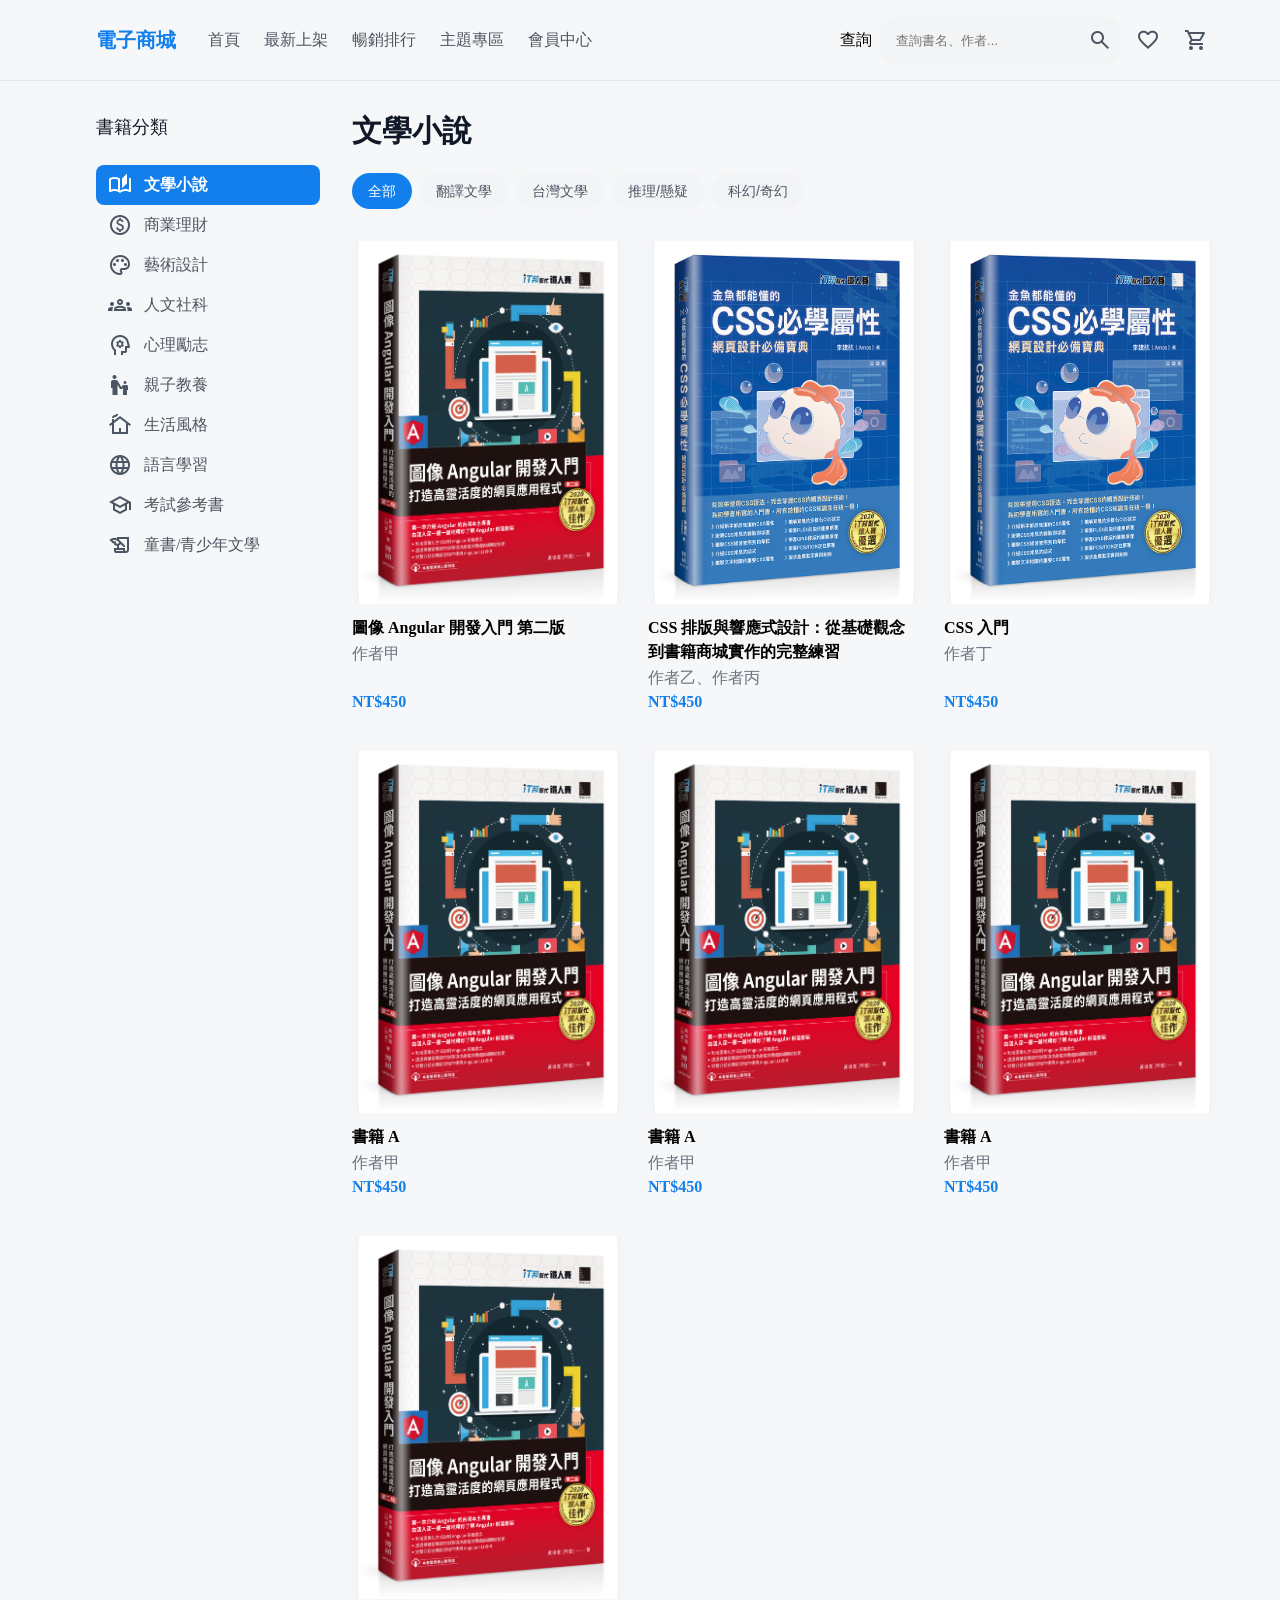
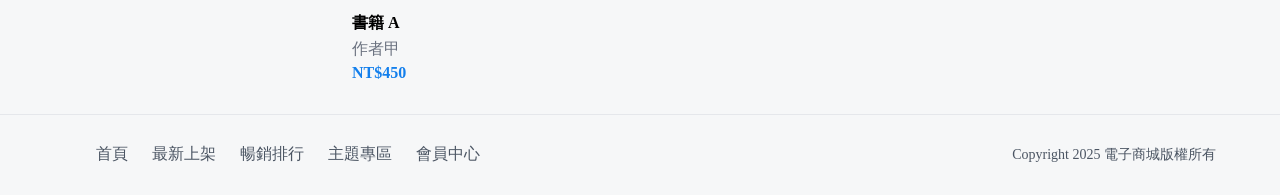
<file: src/index.html>
<!doctype html>
<html lang="zh-Hant">
  <head>
    <meta charset="UTF-8" />
    <meta name="viewport" content="width=device-width, initial-scale=1.0" />
    <title>電子商城</title>
    <link href="https://fonts.googleapis.com/css2?family=MaterialSymbolsOutlined" rel="stylesheet" />
    <link rel="stylesheet" href="style.min.css" />
  </head>
  <body>
    <section>
      <header>
        <div class="container">
          <div class="header-inner">
            <div class="header-brand">
              <h3 class="site-title">電子商城</h3>
              <nav>
                <a href="#">首頁</a>
                <a href="#">最新上架</a>
                <a href="#">暢銷排行</a>
                <a href="#">主題專區</a>
                <a href="#">會員中心</a>
              </nav>
            </div>
            <div class="header-actions">
              <label for="book-search">查詢</label>
              <div class="search">
                <input id="book-search" type="search" placeholder="查詢書名、作者..." />
                <button type="button" aria-label="搜尋">
                  <span class="material-symbols-outlined" aria-hidden="true">search</span>
                </button>
              </div>
              <button type="button" aria-label="我的最愛">
                <span class="material-symbols-outlined" aria-hidden="true">favorite</span>
              </button>
              <button type="button" aria-label="購物車">
                <span class="material-symbols-outlined" aria-hidden="true">shopping_cart</span>
              </button>
            </div>
          </div>
        </div>
      </header>
      <div class="main">
        <div class="container">
          <div class="content-layout">
            <aside class="category-sidebar">
              <h2 id="category-title">書籍分類</h2>
              <nav class="category-nav" aria-labelledby="category-title">
                <a href="#" class="active" aria-current="true">
                  <span class="material-symbols-outlined" aria-hidden="true">auto_stories</span>
                  <span>文學小說</span>
                </a>
                <a href="#">
                  <span class="material-symbols-outlined" aria-hidden="true">paid</span>
                  <span>商業理財</span>
                </a>
                <a href="#">
                  <span class="material-symbols-outlined" aria-hidden="true">palette</span>
                  <span>藝術設計</span>
                </a>
                <a href="#">
                  <span class="material-symbols-outlined" aria-hidden="true">groups</span>
                  <span>人文社科</span>
                </a>
                <a href="#">
                  <span class="material-symbols-outlined" aria-hidden="true">psychology</span>
                  <span>心理勵志</span>
                </a>
                <a href="#">
                  <span class="material-symbols-outlined" aria-hidden="true">escalator_warning</span>
                  <span>親子教養</span>
                </a>
                <a href="#">
                  <span class="material-symbols-outlined" aria-hidden="true">cottage</span>
                  <span>生活風格</span>
                </a>
                <a href="#">
                  <span class="material-symbols-outlined" aria-hidden="true">language</span>
                  <span>語言學習</span>
                </a>
                <a href="#">
                  <span class="material-symbols-outlined" aria-hidden="true">school</span>
                  <span>考試參考書</span>
                </a>
                <a href="#">
                  <span class="material-symbols-outlined" aria-hidden="true">history_edu</span>
                  <span>童書/青少年文學</span>
                </a>
              </nav>
            </aside>
            <main class="book-main">
              <h1>文學小說</h1>
              <div class="mobile-tools">
                <label for="mobile-search">書名或作者</label>
                <input id="mobile-search" type="search" placeholder="輸入書名或作者" />
                <details>
                  <summary>書籍分類</summary>
                  <nav aria-label="手機書籍分類">
                    <a href="#" aria-current="true">文學小說</a>
                    <a href="#">商業理財</a>
                    <a href="#">藝術設計</a>
                    <a href="#">人文社科</a>
                    <a href="#">心理勵志</a>
                    <a href="#">親子教養</a>
                    <a href="#">生活風格</a>
                    <a href="#">語言學習</a>
                    <a href="#">考試參考書</a>
                    <a href="#">童書/青少年文學</a>
                  </nav>
                </details>
              </div>
              <div class="tag">
                <button type="button" class="selected">全部</button>
                <button type="button">翻譯文學</button>
                <button type="button">台灣文學</button>
                <button type="button">推理/懸疑</button>
                <button type="button">科幻/奇幻</button>
              </div>
              <div class="books">
                <div>
                  <img src="./assets/images/angular.jpg" alt="圖像 Angular 開發入門第二版封面" />
                  <h4>圖像 Angular 開發入門 第二版</h4>
                  <span>作者甲</span>
                  <span>NT$450</span>
                </div>
                <div>
                  <img src="./assets/images/css.jpg" alt="CSS 書籍封面" />
                  <h4>CSS 排版與響應式設計：從基礎觀念到書籍商城實作的完整練習</h4>
                  <span>作者乙、作者丙</span>
                  <span>NT$450</span>
                </div>
                <div>
                  <img src="./assets/images/css.jpg" alt="CSS 書籍封面" />
                  <h4>CSS 入門</h4>
                  <span>作者丁</span>
                  <span>NT$450</span>
                </div>
                <div>
                  <img src="./assets/images/angular.jpg" alt="圖像 Angular 開發入門第二版封面" />
                  <h4>書籍 A</h4>
                  <span>作者甲</span>
                  <span>NT$450</span>
                </div>
                <div>
                  <img src="./assets/images/angular.jpg" alt="圖像 Angular 開發入門第二版封面" />
                  <h4>書籍 A</h4>
                  <span>作者甲</span>
                  <span>NT$450</span>
                </div>
                <div>
                  <img src="./assets/images/angular.jpg" alt="圖像 Angular 開發入門第二版封面" />
                  <h4>書籍 A</h4>
                  <span>作者甲</span>
                  <span>NT$450</span>
                </div>
                <div>
                  <img src="./assets/images/angular.jpg" alt="圖像 Angular 開發入門第二版封面" />
                  <h4>書籍 A</h4>
                  <span>作者甲</span>
                  <span>NT$450</span>
                </div>
              </div>
            </main>
          </div>
        </div>
      </div>
      <footer>
        <div class="container">
          <div class="footer-inner">
            <nav class="footer-nav" aria-label="頁尾導覽">
              <a href="#">首頁</a>
              <a href="#">最新上架</a>
              <a href="#">暢銷排行</a>
              <a href="#">主題專區</a>
              <a href="#">會員中心</a>
            </nav>
            <p>Copyright 2025 電子商城版權所有</p>
          </div>
        </div>
      </footer>
    </section>
  </body>
</html>
</file>
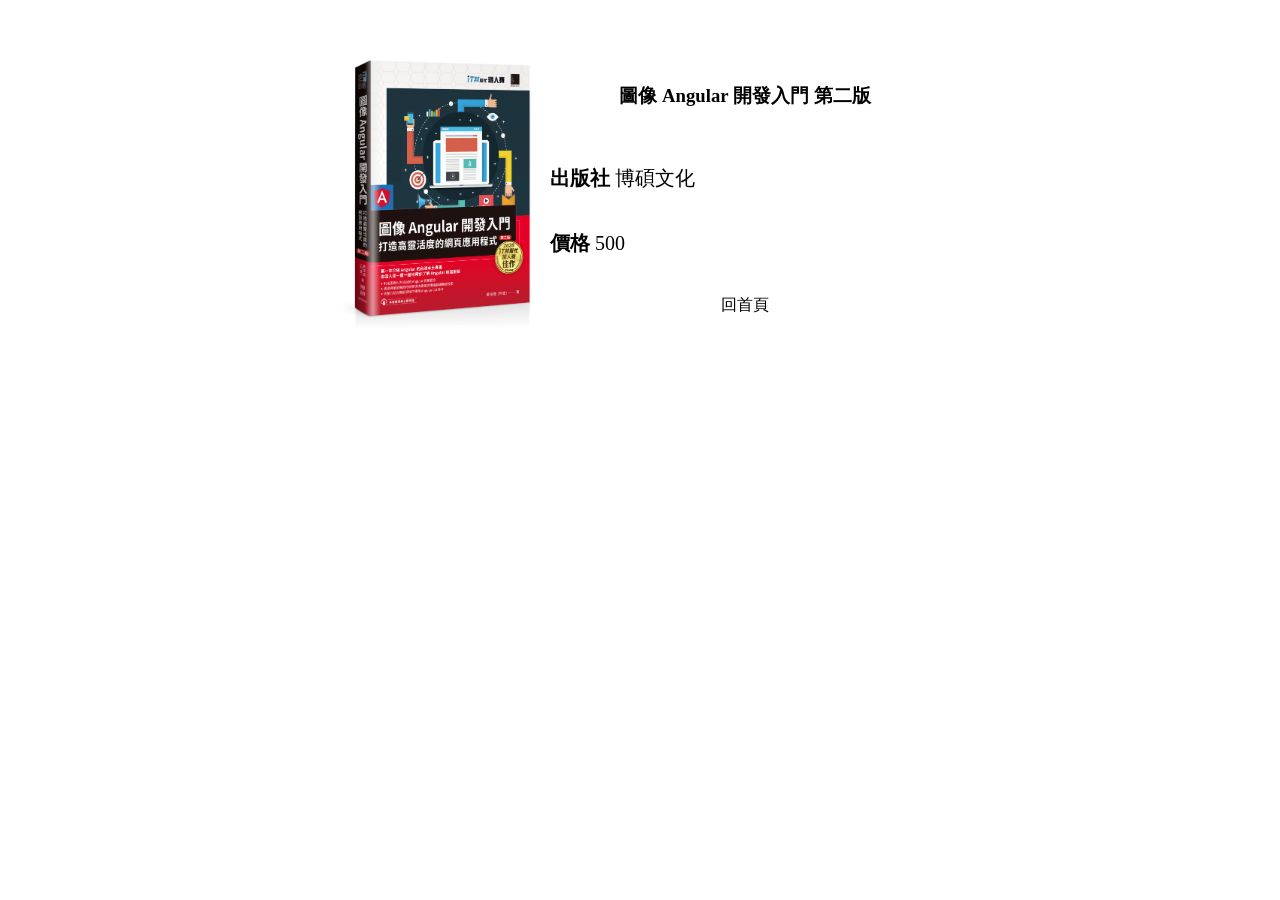
<file: src/angular.html>
<!doctype html>
<html lang="en">
  <head>
    <meta charset="UTF-8" />
    <meta name="viewport" content="width=device-width, initial-scale=1.0" />
    <title>圖像 Angular 開發入門 第二版</title>
    <link rel="stylesheet" href="angular.css" />
  </head>
  <body>
    <section class="container">
      <img src="./assets/images/angular.jpg" alt="" />
      <h3>圖像 Angular 開發入門 第二版</h3>
      <div class="column">
        <strong>出版社</strong>
        <span>博碩文化</span>
      </div>
      <div class="column">
        <strong>價格</strong>
        <span>500</span>
      </div>
      <div class="toolbar">
        <a href="./index.html">回首頁</a>
      </div>
    </section>
  </body>
</html>
</file>
<file: src/angular.css>
section.container {
  margin: 0px auto;
  margin-top: 50px;
  width: 600px;
  display: grid;
  grid-template-columns: 200px 1fr;
  gap: 10px;
}

img {
  width: 100%;
  grid-row: 1 / 5;
}

h3,
div.toolbar {
  text-align: center;
  align-self: center;
}

div.column {
  font-size: 20px;
  align-self: center;
}

a,
a:active,
a:hover,
a:focus {
  color: black;
  text-decoration: none;
}
</file>
<file: src/style.min.css>
:root{--search-bar-display: flex;--aside-display: block;--book-min-width: 256px;--container-padding-left: 2rem;--container-padding-left: 2rem;--nav-display: flex}@media(max-width: 1024px){:root{--search-bar-display: none;--aside-display: none;--book-min-width: 200px}}@media(max-width: 640px){:root{--container-padding-left: 1.5rem;--container-padding-right: 1.5rem;--nav-display: none}}section{display:flex;flex-direction:column;min-height:100vh}section>.main{flex-grow:1}.container{width:100%;max-width:90vw;box-sizing:border-box;margin:0px auto;padding-left:var(--container-padding-left);padding-right:var(--container-padding-right)}a{color:var(--text-color);text-decoration:none}a:hover{color:var(--primary-color)}a:focus-visible{outline:2px solid var(--primary-color);outline-offset:3px}header{border-bottom:solid 1px var(--border-color);background-color:var(--background-color);position:sticky;top:0;z-index:50}header .header-inner{min-height:4rem;height:auto;padding-block:.5rem;display:flex;flex-wrap:wrap;gap:.5rem 1rem;justify-content:space-between;align-items:center}header .header-inner .site-title{margin:0px;font-size:1.25rem;font-weight:700;line-height:1.75rem;color:#137fec}header .header-inner .header-brand,header .header-inner .header-actions{display:flex;align-items:center}header .header-inner .header-brand.header-brand,header .header-inner .header-actions.header-brand{min-width:0;flex-wrap:wrap;gap:.5rem 2rem}header .header-inner .header-brand.header-actions,header .header-inner .header-actions.header-actions{gap:.5rem}header .header-inner nav{display:var(--nav-display);flex-wrap:wrap;gap:1.5rem}header .header-inner label[for=book-search]{display:var(--search-bar-display)}header .header-inner div.search{display:var(--search-bar-display);align-items:stretch;gap:0}header .header-inner div.search input{border-top-left-radius:1rem;border-bottom-left-radius:1rem;width:200px;padding:1rem .5rem 1rem 1rem;border:none;background-color:var(--gray-color-100)}header .header-inner div.search button{border-top-right-radius:1rem;border-bottom-right-radius:1rem;padding:.5rem;border:none;background-color:var(--gray-color-100);cursor:pointer}header .header-inner .search input:focus-visible,header .header-inner button:focus-visible{outline:2px solid var(--primary-color);outline-offset:3px}header .header-inner button{background-color:rgba(0,0,0,0);padding:.5rem;border:none;cursor:pointer;color:var(--text-color);display:inline-flex;align-items:center;justify-content:center}header .material-symbols-outlined{font-size:1.5rem;line-height:1}.content-layout{display:flex;align-items:flex-start;gap:2rem;padding-block:2rem}.category-sidebar{display:var(--aside-display);width:20%;flex-shrink:0;position:sticky;top:6rem}.category-sidebar h2{margin:0;font-size:1.125rem;font-weight:500;line-height:1.75rem;color:var(--header-color)}.category-sidebar .category-nav{margin-block:1.5rem}.category-sidebar .category-nav a{display:flex;align-items:center;gap:.75rem;padding:.5rem .75rem;border-radius:.5rem;overflow-wrap:anywhere}.category-sidebar .category-nav a:hover{background-color:var(--gray-color-100);color:var(--primary-color)}.category-sidebar .category-nav a.active{background-color:var(--primary-color);color:#fff;font-weight:700}.category-sidebar .category-nav .material-symbols-outlined{flex-shrink:0;font-size:1.5rem;line-height:1}.book-main{flex:1 1 0%;min-width:0;overflow-wrap:anywhere}.book-main h1{margin:0 0 1.5rem;font-size:1.875rem;font-weight:600;line-height:2.25rem;color:var(--header-color)}.book-main .tag{display:flex;flex-wrap:wrap;gap:.5rem;margin-bottom:2rem}.book-main .tag button{padding:.5rem 1rem;border:0;border-radius:1.5rem;font-size:.875rem;font-weight:500;line-height:1.25rem;color:var(--text-color);background-color:var(--gray-color-100);cursor:pointer}.book-main .tag button:focus-visible{outline:2px solid var(--primary-color);outline-offset:3px}.book-main .tag button.selected{background-color:var(--primary-color);color:#fff}.book-main .books{display:grid;grid-template-columns:repeat(auto-fill, minmax(min(100%, var(--book-min-width)), 1fr));gap:2.5rem 1.5rem}.book-main .books>div{display:flex;flex-direction:column;gap:.25rem;min-width:0;overflow-wrap:anywhere}.book-main .books>div img{display:block;width:100%;border-radius:.5rem;aspect-ratio:3/4;-o-object-fit:contain;object-fit:contain;background:var(--gray-color-100)}.book-main .books>div h4{margin:.5rem 0 0;font-size:1rem;font-weight:600;line-height:1.5rem}.book-main .books>div span:first-of-type{color:var(--gray-color-500)}.book-main .books>div span:last-of-type{color:var(--primary-color);font-weight:700;margin-top:auto}.mobile-tools{display:none}@media(max-width: 1024px){.mobile-tools{display:grid;gap:.75rem;margin-bottom:1.5rem}.mobile-tools input{width:100%;min-width:0;box-sizing:border-box;padding:.75rem}.mobile-tools summary{cursor:pointer;padding-block:.5rem}.mobile-tools nav{display:grid;gap:.5rem}}.mobile-tools :focus-visible{outline:2px solid var(--primary-color);outline-offset:3px}footer{border-top:1px solid var(--border-color)}footer .footer-inner{display:flex;flex-wrap:wrap;justify-content:space-between;align-items:center;gap:1rem 1.5rem;padding-block:1rem}footer .footer-nav{display:flex;flex-wrap:wrap;gap:.75rem 1.5rem;display:var(--nav-display)}footer p{color:var(--text-color);font-size:.875rem;line-height:1.25rem}:root{--primary-color: #137fec;--background-color: #f6f7f8;--text-color: #4b5563;--border-color: #e5e7eb;--gray-color-100: #f3f4f6;--gray-color-500: #6b7280;--header-color: #111827}html,body{margin:0;padding:0}body{background-color:var(--background-color)}/*# sourceMappingURL=style.min.css.map */
</file>
